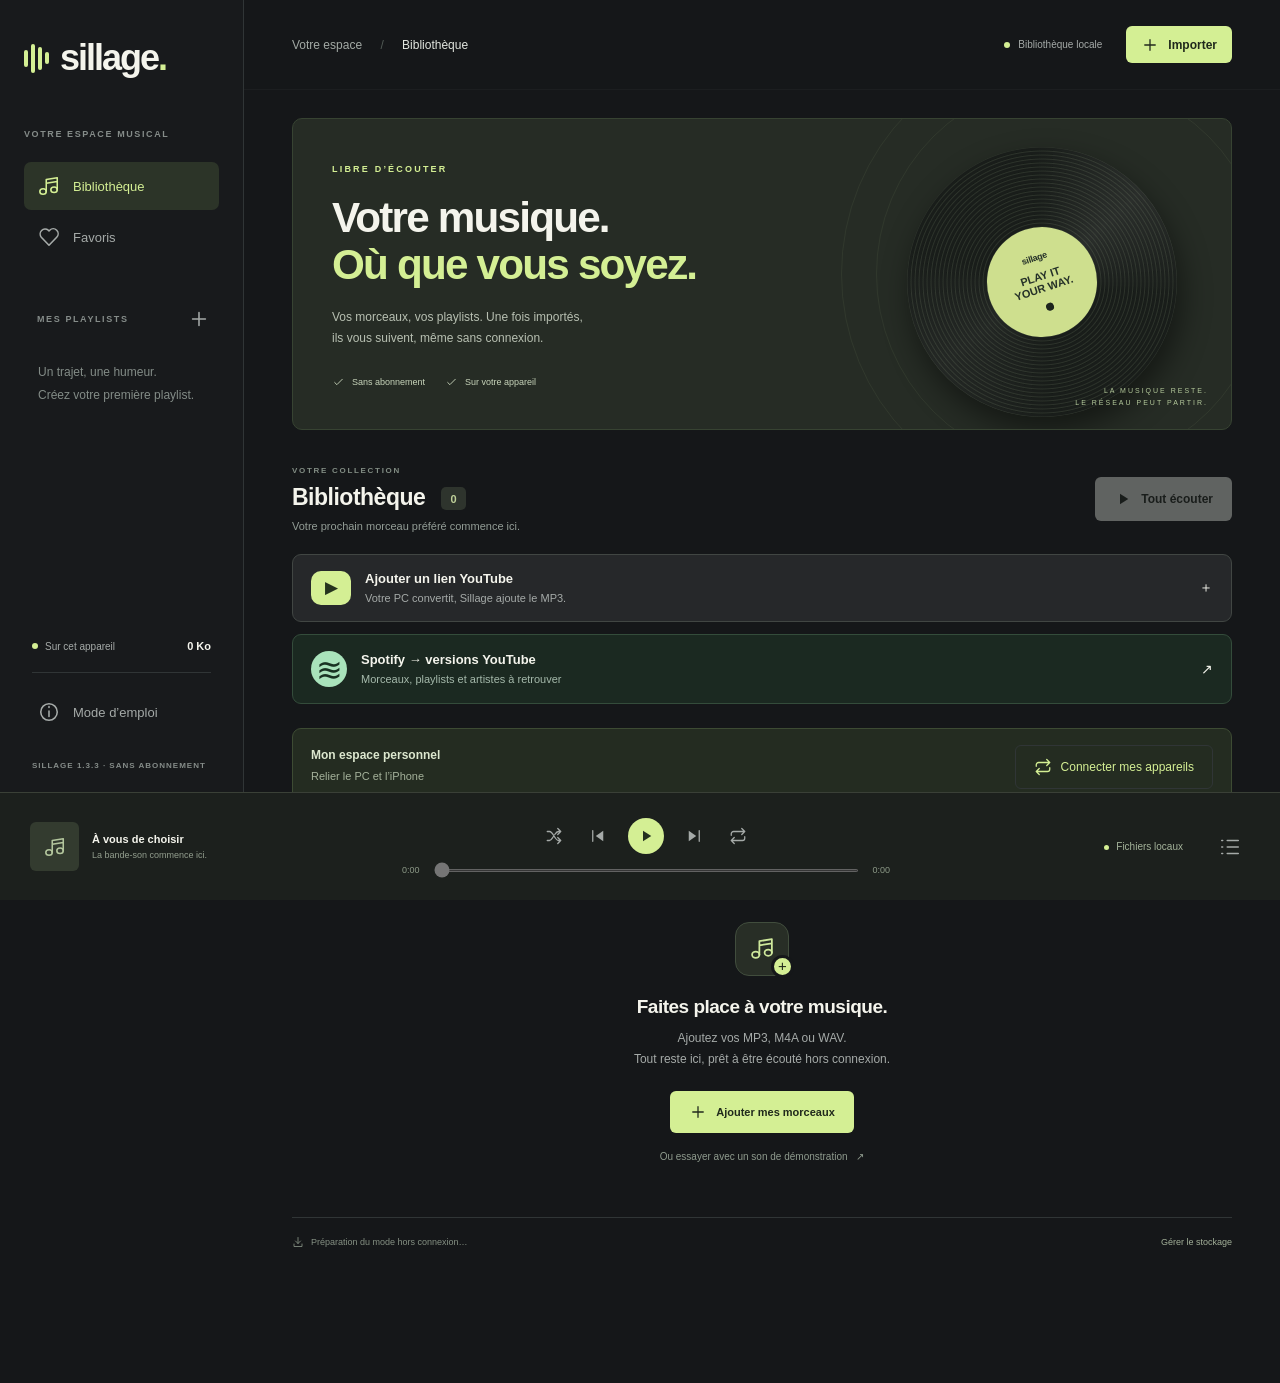
<file: index.html>
<!doctype html>
<html lang="fr">
<head>
  <meta charset="utf-8"><meta name="viewport" content="width=device-width,initial-scale=1,viewport-fit=cover">
  <meta name="theme-color" content="#151719"><meta name="apple-mobile-web-app-capable" content="yes">
  <meta name="apple-mobile-web-app-status-bar-style" content="black-translucent">
  <meta name="description" content="Votre musique vous suit. Un lecteur personnel, sans abonnement, avec playlists et écoute hors connexion.">
  <title>Sillage · Votre musique, partout</title>
  <link rel="manifest" href="./manifest.webmanifest"><link rel="icon" href="./icon.svg" type="image/svg+xml"><link rel="apple-touch-icon" href="./icon-192.png">
  <link rel="stylesheet" href="./style.css">
</head>
<body>
<svg class="symbols" xmlns="http://www.w3.org/2000/svg" aria-hidden="true"><defs>
<symbol id="i-play" viewBox="0 0 24 24"><path d="m8 5 11 7-11 7Z" fill="currentColor" stroke="none"/></symbol>
<symbol id="i-pause" viewBox="0 0 24 24"><path d="M8 5v14M16 5v14" stroke-width="4"/></symbol>
<symbol id="i-plus" viewBox="0 0 24 24"><path d="M12 5v14M5 12h14"/></symbol>
<symbol id="i-music" viewBox="0 0 24 24"><path d="M9 18V5l12-2v13M9 9l12-2"/><ellipse cx="5.5" cy="18" rx="3.5" ry="3"/><ellipse cx="17.5" cy="16" rx="3.5" ry="3"/></symbol>
<symbol id="i-heart" viewBox="0 0 24 24"><path d="M20.4 4.6a5.4 5.4 0 0 0-7.6 0L12 5.4l-.8-.8a5.4 5.4 0 0 0-7.6 7.6L12 21l8.4-8.8a5.4 5.4 0 0 0 0-7.6Z"/></symbol>
<symbol id="i-download" viewBox="0 0 24 24"><path d="M12 3v12m-5-5 5 5 5-5M4 16v5h16v-5"/></symbol>
<symbol id="i-upload" viewBox="0 0 24 24"><path d="M12 16V3M7 8l5-5 5 5M4 16v5h16v-5"/></symbol>
<symbol id="i-search" viewBox="0 0 24 24"><circle cx="10.5" cy="10.5" r="6.5"/><path d="m16 16 5 5"/></symbol>
<symbol id="i-next" viewBox="0 0 24 24"><path d="m5 5 10 7-10 7Z" fill="currentColor" stroke="none"/><path d="M19 5v14"/></symbol>
<symbol id="i-prev" viewBox="0 0 24 24"><path d="m19 5-10 7 10 7Z" fill="currentColor" stroke="none"/><path d="M5 5v14"/></symbol>
<symbol id="i-shuffle" viewBox="0 0 24 24"><path d="M3 6h3c5 0 7 12 12 12h3m-4-4 4 4-4 4M3 18h3c2 0 3-2 5-5m2-3c2-3 3-4 5-4h3m-4-4 4 4-4 4"/></symbol>
<symbol id="i-repeat" viewBox="0 0 24 24"><path d="m17 2 4 4-4 4M3 11V9a3 3 0 0 1 3-3h15M7 22l-4-4 4-4m14-1v2a3 3 0 0 1-3 3H3"/></symbol>
<symbol id="i-info" viewBox="0 0 24 24"><circle cx="12" cy="12" r="9"/><path d="M12 11v6m0-11v1"/></symbol>
<symbol id="i-close" viewBox="0 0 24 24"><path d="m6 6 12 12M6 18 18 6"/></symbol>
<symbol id="i-check" viewBox="0 0 24 24"><path d="m5 12 4 4L19 6"/></symbol>
<symbol id="i-list" viewBox="0 0 24 24"><path d="M9 5h12M9 12h12M9 19h12M3 5h1m-1 7h1m-1 7h1"/></symbol>
<symbol id="i-more" viewBox="0 0 24 24"><circle cx="5" cy="12" r="1"/><circle cx="12" cy="12" r="1"/><circle cx="19" cy="12" r="1"/></symbol>
</defs></svg>
<aside class="sidebar">
  <a class="brand" href="./" aria-label="Sillage, accueil"><span class="brand-mark"><i></i><i></i><i></i><i></i></span>sillage<span class="brand-dot">.</span></a>
  <span class="side-caption">VOTRE ESPACE MUSICAL</span>
  <nav aria-label="Bibliothèque"><button class="nav-button active" data-view="library"><svg><use href="#i-music"/></svg>Bibliothèque</button><button class="nav-button" data-view="favorites"><svg><use href="#i-heart"/></svg>Favoris</button></nav>
  <div class="side-heading"><span>MES PLAYLISTS</span><button class="icon-button" id="new-playlist" aria-label="Créer une playlist"><svg><use href="#i-plus"/></svg></button></div>
  <nav id="playlist-nav" aria-label="Playlists"></nav>
  <p class="side-empty" id="side-empty">Un trajet, une humeur.<br>Créez votre première playlist.</p>
  <div class="sidebar-bottom"><div class="device-stat"><span class="status-dot"></span>Sur cet appareil <strong id="side-storage">0 Mo</strong></div><button class="nav-button" id="help"><svg><use href="#i-info"/></svg>Mode d’emploi</button><span class="version">SILLAGE 1.3.3 · SANS ABONNEMENT</span></div>
</aside>
<div class="main-wrap">
  <header class="topbar"><span class="mobile-brand">sillage<span>.</span></span><div class="breadcrumb">Votre espace <span>/</span> <strong id="crumb">Bibliothèque</strong></div><div class="top-status"><span class="status-dot"></span><span id="network-label">Bibliothèque locale</span></div><button id="open-import" class="button primary small"><svg><use href="#i-plus"/></svg>Importer</button></header>
  <main>
    <section class="hero" id="hero"><div class="hero-copy"><span class="eyebrow">LIBRE D’ÉCOUTER</span><h1>Votre musique.<br><em>Où que vous soyez.</em></h1><p>Vos morceaux, vos playlists. Une fois importés,<br class="desktop-only"> ils vous suivent, même sans connexion.</p><div class="hero-tags"><span><svg><use href="#i-check"/></svg>Sans abonnement</span><span><svg><use href="#i-check"/></svg>Sur votre appareil</span></div></div><div class="record-art" aria-hidden="true"><div class="orbit orbit-one"></div><div class="orbit orbit-two"></div><div class="vinyl"><div class="vinyl-label"><span>sillage</span><b>PLAY IT<br>YOUR WAY.</b><i></i></div></div><div class="record-note">LA MUSIQUE RESTE.<br>LE RÉSEAU PEUT PARTIR.</div></div></section>
    <section class="collection">
      <div class="collection-header"><div><div class="eyebrow section-eyebrow" id="collection-kicker">VOTRE COLLECTION</div><h2 id="collection-title">Bibliothèque <span id="track-count">0</span></h2><p class="collection-meta" id="collection-meta">Votre prochain morceau préféré commence ici.</p></div><div class="collection-actions"><button id="playlist-options" class="icon-button hidden" aria-label="Options de la playlist"><svg><use href="#i-more"/></svg></button><button id="play-all" class="button light" disabled><svg><use href="#i-play"/></svg>Tout écouter</button></div></div>
      <button class="youtube-shortcut" id="open-youtube"><span class="youtube-symbol" aria-hidden="true">▶</span><span><strong>Ajouter un lien YouTube</strong><small>Votre PC convertit, Sillage ajoute le MP3.</small></span><span aria-hidden="true">＋</span></button><button class="spotify-shortcut" id="open-spotify"><span class="spotify-symbol" aria-hidden="true">≋</span><span><strong>Spotify → versions YouTube</strong><small id="spotify-count">Morceaux, playlists et artistes à retrouver</small></span><span aria-hidden="true">↗</span></button><div class="sync-strip"><div><strong id="profile-label">Mon espace personnel</strong><span id="sync-status">Reliez vos appareils une fois, les prochains ajouts suivront.</span></div><button class="button text-button" id="open-sync"><svg><use href="#i-repeat"/></svg><span id="sync-label">Connecter mes appareils</span></button></div><div class="toolbar"><label class="search"><svg><use href="#i-search"/></svg><input id="search" type="search" placeholder="Rechercher un titre, un artiste…" aria-label="Rechercher un morceau"></label><button id="open-transfer" class="button text-button" aria-label="Transférer / sauvegarder"><svg><use href="#i-upload"/></svg><span>Transférer / sauvegarder</span></button></div>
      <div id="empty" class="empty-state"><div class="empty-icon"><svg><use href="#i-music"/></svg><span>+</span></div><h3>Faites place à votre musique.</h3><p>Ajoutez vos MP3, M4A ou WAV.<br>Tout reste ici, prêt à être écouté hors connexion.</p><button id="empty-import" class="button primary"><svg><use href="#i-plus"/></svg>Ajouter mes morceaux</button><button id="demo" class="demo-link">Ou essayer avec un son de démonstration <span>↗</span></button></div>
      <div id="tracks" class="track-list" aria-live="polite"></div>
      <div class="footnote"><span><svg><use href="#i-download"/></svg><span id="offline-status">Préparation du mode hors connexion…</span></span><button id="storage-info">Gérer le stockage</button></div>
    </section>
  </main>
</div>
<footer class="player" aria-label="Lecteur audio"><button id="now-playing" class="now-playing" aria-label="Afficher le morceau en cours"><span id="now-cover" class="mini-cover"><svg><use href="#i-music"/></svg></span><span><strong id="now-title">À vous de choisir</strong><small id="now-artist">La bande-son commence ici.</small></span></button><div class="player-center"><div class="transport"><button id="shuffle" class="icon-button secondary-control" aria-label="Lecture aléatoire" aria-pressed="false"><svg><use href="#i-shuffle"/></svg></button><button id="previous" class="icon-button" aria-label="Morceau précédent"><svg><use href="#i-prev"/></svg></button><button id="toggle-play" class="play-button" aria-label="Lire"><svg><use href="#i-play"/></svg></button><button id="next" class="icon-button" aria-label="Morceau suivant"><svg><use href="#i-next"/></svg></button><button id="repeat" class="icon-button secondary-control" aria-label="Répétition désactivée" aria-pressed="false"><svg><use href="#i-repeat"/></svg></button></div><div class="timeline"><span id="current-time">0:00</span><input id="seek" type="range" min="0" max="100" value="0" step="0.1" aria-label="Position de lecture"><span id="duration">0:00</span></div></div><div class="player-right"><span id="player-offline"><span class="status-dot"></span> Fichiers locaux</span><button id="queue" class="icon-button" aria-label="File d’attente"><svg><use href="#i-list"/></svg></button></div></footer>
<nav class="mobile-nav" aria-label="Navigation mobile"><button data-view="library" class="active"><svg><use href="#i-music"/></svg>Musique</button><button data-view="favorites"><svg><use href="#i-heart"/></svg>Favoris</button><button id="mobile-playlists"><svg><use href="#i-list"/></svg>Playlists</button><button id="mobile-help"><svg><use href="#i-info"/></svg>Aide</button></nav>
<dialog id="modal"><div class="modal-top"><h2 id="modal-title"></h2><button id="close-modal" class="icon-button" aria-label="Fermer"><svg><use href="#i-close"/></svg></button></div><div id="modal-body"></div></dialog>
<div id="toast" role="status" aria-live="polite"></div>
<audio id="audio" preload="auto"></audio>
<script type="module" src="./app.js"></script>
</body></html>
</file>
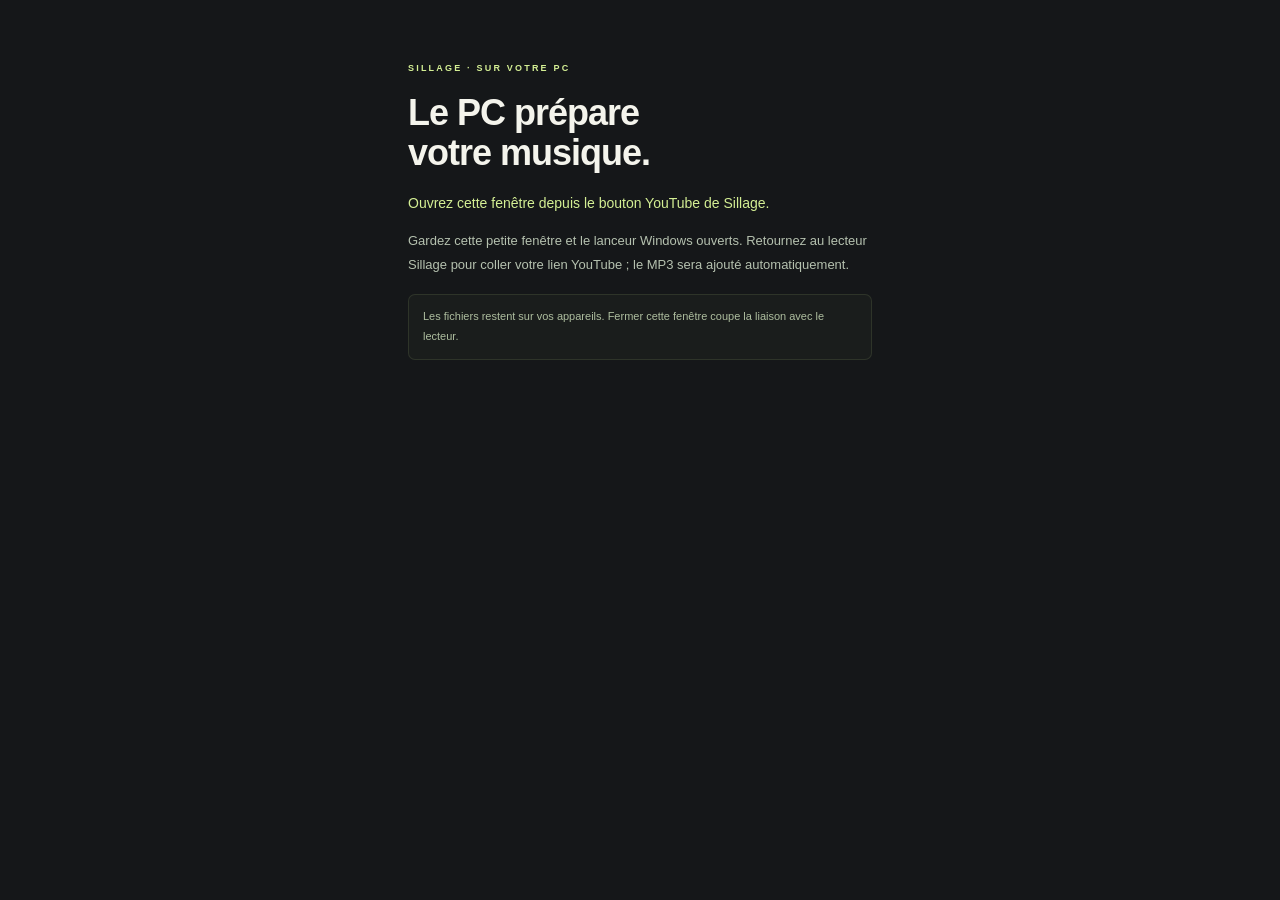
<file: bridge.html>
<!doctype html><html lang="fr"><meta charset="utf-8"><meta name="viewport" content="width=device-width,initial-scale=1"><meta name="referrer" content="no-referrer"><title>Sillage · Convertisseur PC</title><link rel="icon" href="./icon.svg"><link rel="stylesheet" href="./style.css"><body><main class="bridge-page"><span class="eyebrow">SILLAGE · SUR VOTRE PC</span><h1>Le PC prépare<br>votre musique.</h1><p id="bridge-status" role="status">Vérification du convertisseur…</p><p class="modal-copy">Gardez cette petite fenêtre et le lanceur Windows ouverts. Retournez au lecteur Sillage pour coller votre lien YouTube ; le MP3 sera ajouté automatiquement.</p><p class="notice">Les fichiers restent sur vos appareils. Fermer cette fenêtre coupe la liaison avec le lecteur.</p></main><script type="module" src="./bridge.mjs"></script></body></html>
</file>
<file: style.css>
@import url('data:text/css,');
.sync-feedback[data-kind="error"],#sync-live-text[data-kind="error"]{color:#ffb6a5}.sync-feedback[hidden],#sync-progress-track[hidden]{display:none}.sync-feedback{overflow-wrap:anywhere}
.youtube-result{display:grid;gap:9px;padding:15px;border:1px solid #46543a;border-radius:8px;margin:12px 0}.youtube-result strong{font-size:13px;line-height:1.6}.youtube-result small{color:#aebca3}.youtube-result>div{display:flex;align-items:center;gap:12px;justify-content:space-between;flex-wrap:wrap}.youtube-result a{font-size:11px;color:#c0d6a0}.youtube-result button{font-size:11px}#spotify-find:not(:empty){border-top:1px solid #46513d;border-bottom:1px solid #46513d;padding:12px 0;margin:20px 0}
.spotify-shortcut{display:flex;align-items:center;gap:14px;width:100%;text-align:left;background:#1b2921;border:1px solid #344c3b;border-radius:9px;padding:16px 18px;margin:12px 0 0}.spotify-shortcut>span:nth-child(2){display:grid;gap:6px;flex:1}.spotify-shortcut strong{font-size:13px}.spotify-shortcut small{font-size:11px;color:#a5b9ab}.spotify-symbol{display:grid;place-items:center;border-radius:50%;width:36px;height:36px;background:#a9e3bb;color:#193222;font-size:32px}.spotify-list{display:grid;grid-template-columns:1fr 1fr;gap:10px;margin-top:16px}.spotify-link{background:#1b2820;border:1px solid #3a4a3c;border-radius:8px;padding:14px;display:grid;gap:9px}.spotify-link>strong{overflow-wrap:anywhere;font-size:14px}.spotify-link>div{display:flex;justify-content:space-between;align-items:center}.spotify-link a{font-size:11px;text-decoration:none;padding:7px 0}.spotify-link .icon-button{font-size:24px}.spotify-link .eyebrow{font-size:8px}@media(max-width:760px){.spotify-list{grid-template-columns:1fr}.spotify-shortcut{padding:14px 12px}.spotify-shortcut strong{font-size:12px}.spotify-shortcut small{font-size:10px}}
.youtube-shortcut{display:flex;align-items:center;gap:14px;width:100%;text-align:left;background:#26282a;border:1px solid #414643;border-radius:9px;padding:16px 18px;margin:22px 0 0}.youtube-shortcut:hover{border-color:#a8c07f}.youtube-symbol{display:grid;place-items:center;width:40px;height:34px;background:#d4ef94;color:#26331e;border-radius:10px;font-size:17px}.youtube-shortcut>span:nth-child(2){display:grid;gap:6px;flex:1}.youtube-shortcut strong{font-size:13px}.youtube-shortcut small{font-size:11px;color:#a5aaa8}.profile-card{display:grid;gap:10px;padding:22px 18px;background:#161e13;border:1px solid #53613f;border-radius:9px;margin:20px 0}.profile-card strong{font-size:23px}.profile-card output{font:600 18px ui-monospace,Consolas,monospace;color:#d4ef94}.profile-card small{color:#a5b49a}.profile-name-row{display:flex;gap:9px}.profile-name-row input{min-width:0}.profile-qr:not(:empty){max-width:240px;margin:18px auto}.profile-qr svg{width:100%;height:auto;stroke:none;fill:#000;background:#fff;border-radius:8px}.youtube-job{display:grid;gap:8px;border:1px solid #3c4733;border-radius:7px;padding:14px;margin-top:10px;font-size:12px}.youtube-job strong{overflow-wrap:anywhere;font-size:12px}.youtube-job span{color:#b1c39d;line-height:1.7}.youtube-connection{padding-bottom:12px;border-bottom:1px solid #404a36;margin-bottom:16px}.bridge-page{max-width:520px;margin:30px auto;padding:28px}.bridge-page h1{font-size:36px;letter-spacing:-1px}.bridge-page #bridge-status{color:#d4ef94;line-height:1.7}@media(max-width:760px){.youtube-shortcut{padding:14px 12px}.youtube-shortcut strong{font-size:12px}.youtube-shortcut small{font-size:10px}.profile-name-row{flex-wrap:wrap}.profile-card output{font-size:16px}}
:root{--bg:#151719;--panel:#1c1f21;--panel2:#25282a;--text:#f4f4ec;--muted:#a5aaa8;--line:#303536;--accent:#d4ef94;--ink:#20291c;--sidebar:244px;font-family:Inter,-apple-system,BlinkMacSystemFont,"Segoe UI",sans-serif;color-scheme:dark}*{box-sizing:border-box}body{margin:0;background:var(--bg);color:var(--text);font-size:14px}button,input,select{font:inherit}button,a,input,select{-webkit-tap-highlight-color:transparent}button{cursor:pointer;color:inherit}button:disabled{opacity:.35;cursor:default}a{color:inherit}button:focus-visible,a:focus-visible,input:focus-visible,select:focus-visible{outline:2px solid var(--accent);outline-offset:4px}svg{width:22px;height:22px;fill:none;stroke:currentColor;stroke-width:1.7;stroke-linecap:round;stroke-linejoin:round;flex-shrink:0}.symbols{position:absolute;width:0;height:0;overflow:hidden}.hidden{display:none!important}.sidebar{width:var(--sidebar);position:fixed;inset:0 auto 108px 0;border-right:1px solid var(--line);padding:37px 24px 22px;display:flex;flex-direction:column;background:#181a1c;z-index:10}.brand{display:flex;align-items:center;text-decoration:none;font-size:36px;font-weight:750;letter-spacing:-2px;margin-bottom:50px}.brand-dot,.mobile-brand span{color:var(--accent)}.brand-mark{display:flex;gap:3px;align-items:center;margin-right:11px}.brand-mark i{width:4px;height:17px;border-radius:3px;background:var(--accent)}.brand-mark i:nth-child(2){height:29px}.brand-mark i:nth-child(3){height:23px}.brand-mark i:nth-child(4){height:12px}.side-caption,.side-heading,.version{font-size:9px;font-weight:650;letter-spacing:1.6px;color:#858c89}.side-caption{margin-bottom:20px}.nav-button{background:none;border:0;width:100%;text-align:left;display:flex;align-items:center;gap:13px;padding:13px 14px;margin:3px 0;border-radius:7px;color:var(--muted);font-size:13px;overflow:hidden;text-overflow:ellipsis}.nav-button:hover{background:#24292a;color:var(--text)}.nav-button.active{background:#2c3428;color:var(--accent)}.side-heading{display:flex;justify-content:space-between;align-items:center;margin:35px 0 10px;padding-left:13px}.icon-button{display:inline-flex;align-items:center;justify-content:center;background:none;border:0;width:40px;height:40px;border-radius:50%;color:var(--muted);flex-shrink:0}.icon-button:hover{background:#ffffff0b;color:var(--text)}.side-empty{font-size:12px;color:#838c87;line-height:1.9;padding-left:14px}.sidebar-bottom{margin-top:auto;padding-top:30px}.device-stat{display:flex;align-items:center;gap:7px;font-size:10px;border-bottom:1px solid var(--line);padding:0 0 20px;margin:0 8px 15px;color:var(--muted)}.device-stat strong{margin-left:auto;font-size:11px;color:var(--text)}.status-dot{width:6px;height:6px;display:inline-block;border-radius:50%;background:var(--accent);flex-shrink:0}.version{font-size:8px;letter-spacing:1px;display:block;margin:25px 8px 0}.main-wrap{margin-left:var(--sidebar);padding-bottom:130px}.topbar{display:flex;align-items:center;gap:24px;height:90px;padding:0 48px;border-bottom:1px solid #ffffff08}.breadcrumb{color:#a3aaa5;font-size:12px}.breadcrumb span{padding:0 15px;color:#525b56}.breadcrumb strong{font-weight:500;color:#e2e6df}.top-status{margin-left:auto;display:flex;align-items:center;gap:8px;font-size:10px;color:var(--muted)}.button{min-height:44px;display:inline-flex;align-items:center;justify-content:center;gap:9px;border:1px solid transparent;border-radius:6px;padding:11px 18px;font-weight:600;font-size:12px;text-decoration:none;transition:background .15s}.button svg{width:18px;height:18px}.primary{background:var(--accent);color:var(--ink)}.primary:hover{background:#e1ff9f}.light{background:#edf0e8;color:#22291f}.small{min-height:37px;padding:8px 14px}.text-button{background:none;border-color:var(--line);color:#bbc0ba;font-weight:450}.text-button:hover{background:#ffffff08}.mobile-brand{display:none}main{padding:28px 48px 0;max-width:1550px;margin:auto}.hero{position:relative;min-height:304px;background:#262c25;overflow:hidden;border:1px solid #374332;border-radius:10px;display:flex;justify-content:space-between;padding:40px 39px}.hero-copy{position:relative;z-index:2}.eyebrow{font-size:9px;letter-spacing:2.2px;font-weight:700;color:var(--accent)}h1{font-size:clamp(30px,3.3vw,47px);letter-spacing:-1.8px;line-height:1.12;margin:19px 0 18px;font-weight:650}h1 em{color:var(--accent);font-style:normal}.hero p{font-size:12px;line-height:1.8;color:#b8c0b2;margin:0}.hero-tags{display:flex;gap:20px;margin-top:26px}.hero-tags span{display:flex;gap:7px;align-items:center;font-size:9px;color:#c8d5bb}.hero-tags svg{width:13px;height:13px}.record-art{width:36%;position:absolute;inset:0 0 0 auto}.vinyl{position:absolute;width:270px;height:270px;right:16%;top:28px;border-radius:50%;background:repeating-radial-gradient(circle at center,#191d1a 0px,#191d1a 2px,#2d332b 3px,#151a16 4px);box-shadow:0 14px 30px #0007;transform:rotate(-18deg)}.vinyl:after{content:"";position:absolute;inset:0;border-radius:50%;background:conic-gradient(from 15deg,transparent,#ffffff13,transparent 28%,transparent 50%,#ffffff0c,transparent 80%)}.vinyl-label{position:absolute;inset:80px;border-radius:50%;background:#cedf8e;color:#253128;display:flex;flex-direction:column;align-items:center;justify-content:center;z-index:1}.vinyl-label span{font-size:9px;font-weight:750;letter-spacing:-.3px}.vinyl-label b{font-size:11px;line-height:1.05;text-align:center;margin:9px 0}.vinyl-label i{width:8px;height:8px;background:#1c241d;border-radius:100%}.orbit{position:absolute;border:1px solid #a6c18315;border-radius:50%;width:390px;height:390px;right:-35px;top:-40px}.orbit-two{width:460px;height:460px;right:-70px;top:-75px}.record-note{position:absolute;right:23px;bottom:19px;text-align:right;color:#b4c99b;font-size:7px;letter-spacing:2px;line-height:1.8}.collection{padding-top:36px}.collection-header{display:flex;justify-content:space-between;align-items:center;gap:15px}.section-eyebrow{color:#828d84;font-size:8px;letter-spacing:1.7px}h2{font-size:23px;letter-spacing:-.5px;margin:9px 0;font-weight:600}h2 span{font-size:11px;display:inline-flex;align-items:center;justify-content:center;vertical-align:middle;background:#2e342d;color:#bfd099;border-radius:5px;min-width:25px;height:23px;margin-left:10px;letter-spacing:0}.collection-meta{font-size:11px;color:#939d96;margin:0}.collection-actions{display:flex;align-items:center}.toolbar{display:flex;align-items:center;justify-content:space-between;gap:18px;margin:25px 0 0;padding-bottom:19px;border-bottom:1px solid var(--line)}.search{display:flex;align-items:center;gap:10px;flex:1;color:#8d9990}.search svg{width:17px;height:17px}.search input{width:100%;border:0;background:none;padding:9px 0;color:var(--text);font-size:12px;outline:none}.search input::placeholder{color:#858f89}.toolbar .button{font-size:10px;min-height:35px;padding:8px 12px}.toolbar .button svg{width:15px;height:15px}.empty-state{text-align:center;min-height:300px;padding:36px 16px 30px}.empty-icon{position:relative;display:inline-flex;align-items:center;justify-content:center;width:54px;height:54px;border:1px solid #414d3d;border-radius:14px;background:#282e26;color:#cee89b}.empty-icon svg{width:25px;height:25px}.empty-icon span{position:absolute;right:-6px;bottom:-3px;border:3px solid var(--bg);border-radius:50%;width:23px;height:23px;background:var(--accent);color:#202819;font-size:15px;line-height:16px}.empty-state h3{font-size:19px;font-weight:550;letter-spacing:-.5px;margin:20px 0 10px}.empty-state p{font-size:12px;color:var(--muted);line-height:1.8;margin:0 0 20px}.empty-state .button{font-size:11px;min-height:39px}.demo-link{display:block;margin:17px auto 0;background:none;border:0;color:#8f9b8e;font-size:10px}.demo-link span{margin-left:6px}.demo-link:hover{color:var(--accent)}.footnote{border-top:1px solid var(--line);padding:18px 0 5px;display:flex;justify-content:space-between;gap:20px;color:#859083;font-size:9px}.footnote>span{display:flex;align-items:center;gap:7px}.footnote svg{width:12px;height:12px}.footnote button{border:0;background:none;color:#a3b099;font-size:9px;padding:0}.track-list{padding:12px 0}.track-row{display:flex;align-items:center;gap:12px;padding:10px 8px;border-radius:7px;border:1px solid transparent}.track-row:hover{background:#ffffff05}.track-row.playing{background:#d4ef9408;border-color:#d4ef9418}.track-play{flex:1;min-width:0;border:0;background:none;display:flex;align-items:center;gap:13px;text-align:left;padding:0}.track-cover,.mini-cover{width:43px;height:43px;border-radius:6px;display:flex;align-items:center;justify-content:center;background:var(--cover,#384331);color:#deebca;flex-shrink:0}.track-cover svg{width:19px;height:19px}.track-info,.now-playing>span:last-child{display:flex;flex-direction:column;gap:5px;min-width:0}.track-info strong{font-size:12px;font-weight:550;white-space:nowrap;overflow:hidden;text-overflow:ellipsis}.track-info small{font-size:10px;color:var(--muted);white-space:nowrap;overflow:hidden;text-overflow:ellipsis}.track-duration{font-size:10px;color:var(--muted);font-variant-numeric:tabular-nums}.track-row .icon-button{width:35px;height:38px}.track-row .icon-button svg{width:17px;height:17px}.favorite.on{color:var(--accent)}.favorite.on svg{fill:var(--accent);stroke:var(--accent)}.player{position:fixed;z-index:20;bottom:0;left:0;right:0;height:108px;border-top:1px solid #3a4037;background:#1c201d;display:flex;align-items:center;justify-content:space-between;padding:18px 30px;gap:25px}.now-playing{border:0;background:none;display:flex;align-items:center;gap:13px;text-align:left;min-width:0;width:27%;padding:0}.mini-cover{width:49px;height:49px;background:#333b2f;color:#b3c69d}.now-playing strong{font-size:11px;font-weight:550;white-space:nowrap;overflow:hidden;text-overflow:ellipsis}.now-playing small{font-size:9px;color:#939e8e;white-space:nowrap;overflow:hidden;text-overflow:ellipsis}.player-center{width:40%;max-width:560px}.transport{display:flex;align-items:center;justify-content:center;gap:16px}.transport .icon-button{width:28px;height:30px}.transport svg{width:18px;height:18px}.play-button{display:flex;align-items:center;justify-content:center;background:var(--accent);color:#23301f;border:0;width:36px;height:36px;border-radius:50%}.timeline{display:flex;align-items:center;gap:12px;margin-top:11px;color:#8c9987;font-size:9px;font-variant-numeric:tabular-nums}.timeline input{flex:1;min-width:0;height:3px;accent-color:var(--accent)}.player-right{display:flex;justify-content:flex-end;align-items:center;gap:27px;width:26%;font-size:10px;color:#a4b39a}.player-right .status-dot{margin-right:5px;width:5px;height:5px}.icon-button[aria-pressed="true"]{color:var(--accent)}.mobile-nav{display:none}dialog{border:1px solid #424b3f;background:#20251f;color:var(--text);border-radius:15px;padding:26px;width:calc(100% - 30px);max-width:550px;max-height:85dvh;box-shadow:0 30px 100px #000a}dialog::backdrop{background:#080c09bd;backdrop-filter:blur(4px)}.modal-top{display:flex;align-items:center;justify-content:space-between;margin-bottom:18px}.modal-top h2{font-size:22px;margin:0}.modal-top .icon-button{width:35px;height:35px}.modal-copy{font-size:13px;color:#b5c1af;line-height:1.8}.modal-copy h3{color:var(--text);font-size:15px;margin-top:22px}.modal-copy a{color:var(--accent)}.modal-copy ol{padding-left:21px}.modal-copy li{margin-bottom:9px}.dropzone{position:relative;display:flex;align-items:center;justify-content:center;gap:12px;flex-direction:column;min-height:145px;border:1px dashed #61724e;border-radius:9px;background:#d4ef9405;padding:24px;text-align:center;cursor:pointer}.dropzone>svg{color:var(--accent);width:29px;height:29px}.dropzone strong{font-size:14px}.dropzone span{font-size:11px;color:#abb5a3}.dropzone input{position:absolute;inset:0;width:100%;height:100%;opacity:0;cursor:pointer}.form-label{display:block;margin:18px 0 8px;font-size:12px;color:#b7c2b1}.field{width:100%;padding:12px;background:#151b13;border:1px solid #424d3a;border-radius:6px;color:var(--text)}.form-actions{display:flex;gap:10px;justify-content:flex-end;margin-top:24px}.full{width:100%}.notice{padding:12px 14px;background:#d4ef9407;border:1px solid #d4ef941b;border-radius:7px;font-size:11px;line-height:1.8;color:#aebe9f;margin:18px 0}.import-status{font-size:12px;color:var(--accent);line-height:1.8;word-break:break-word}.import-status:empty{display:none}.progress{height:5px;background:#3a4432;border-radius:4px;overflow:hidden;margin:15px 0}.progress i{display:block;height:100%;background:var(--accent);width:0;transition:width .2s}.modal-menu{display:flex;flex-direction:column;gap:8px}.menu-button{display:flex;align-items:center;gap:12px;width:100%;background:#2d3528;border:1px solid #3e4937;border-radius:7px;padding:13px;text-align:left}.menu-button small{margin-left:auto;color:#a6b497}.danger{color:#ffb6a5;border-color:#613d30}.stat-large{font-size:38px;font-weight:600;letter-spacing:-1px;margin:12px 0}.stat-large small{font-size:12px;font-weight:400;color:var(--muted);letter-spacing:0}.help-step{padding:15px 0;border-bottom:1px solid var(--line)}.help-step b{color:var(--accent);margin-right:9px}#toast{position:fixed;bottom:125px;left:50%;transform:translate(-50%,15px);background:#e2edcc;color:#25321d;padding:13px 19px;max-width:calc(100% - 32px);border-radius:7px;font-size:12px;z-index:100;opacity:0;pointer-events:none;transition:.2s;box-shadow:0 8px 30px #0005}#toast.show{opacity:1;transform:translate(-50%,0)}.empty-search{padding:50px 15px;text-align:center;color:var(--muted);font-size:13px}.local-badge{display:inline-block;font-size:9px;color:var(--accent);border:1px solid #6c7f53;border-radius:3px;padding:3px 5px;margin-left:6px}.playlist-nav-label{overflow:hidden;text-overflow:ellipsis;white-space:nowrap}.pc-only-panel{border-top:1px solid var(--line);padding-top:12px;margin-top:18px}#playlist-nav{overflow:auto;max-height:35vh}.top-status.offline .status-dot{background:#d4ef94}
@media(min-width:1500px){.hero{min-height:350px;padding:49px}.vinyl{width:310px;height:310px}.vinyl-label{inset:92px}}
@media(max-width:1150px){:root{--sidebar:210px}.sidebar{padding:32px 17px 20px}.topbar{padding:0 28px}main{padding:24px 28px 0}.hero{padding:32px 28px;min-height:290px}.vinyl{right:-18%;width:235px;height:235px;top:35px}.vinyl-label{inset:69px}.record-art{opacity:.75}.hero-copy{max-width:73%}.hero h1{font-size:34px}.top-status{display:none}.topbar .button{margin-left:auto}.player-right{width:20%}.now-playing{width:30%}.player-center{width:46%}.player-right>span{display:none}}
@media(max-width:760px){:root{--sidebar:0px}.sidebar{display:none}.main-wrap{margin:0;padding-bottom:200px}.topbar{height:76px;padding:max(15px,env(safe-area-inset-top)) 22px 13px;gap:12px}.breadcrumb{display:none}.mobile-brand{display:block;font-weight:750;font-size:29px;letter-spacing:-1.4px}.topbar .button{font-size:11px;min-height:36px}.topbar .button svg{width:17px}.main-wrap main{padding:16px 18px 0}.hero{min-height:285px;padding:26px 23px;border-radius:10px}.hero-copy{max-width:100%}.hero .eyebrow{font-size:8px}.hero h1{font-size:34px;letter-spacing:-1.5px;line-height:1.15;position:relative}.hero p{max-width:240px;font-size:11px;line-height:1.7}.hero-tags{gap:14px;margin-top:23px}.hero-tags span{font-size:8px}.record-art{width:100%;opacity:.25}.vinyl{width:230px;height:230px;right:-111px;top:95px}.vinyl-label{inset:69px}.record-note{display:none}.orbit-one{right:-200px;top:5px}.orbit-two{right:-230px;top:-25px}.collection{padding-top:27px}.collection-header h2{font-size:22px}.section-eyebrow{font-size:7px}.collection-meta{font-size:10px;max-width:220px;line-height:1.6}.collection-actions .button{padding:8px 11px;font-size:10px;min-height:36px;gap:5px}.collection-actions .button svg{width:14px}.toolbar{margin-top:18px;gap:9px;padding-bottom:13px}.toolbar .text-button{padding:8px;border:0}.toolbar .text-button span{display:none}.toolbar .text-button svg{width:19px;height:19px}.search input{font-size:11px}.empty-state{padding-top:31px;min-height:292px}.empty-state h3{font-size:19px}.empty-state p{font-size:11px}.footnote{font-size:8px;gap:10px;align-items:center;line-height:1.5}.footnote button{font-size:8px;max-width:80px;text-align:right;flex-shrink:0}.track-row{gap:7px;padding:9px 0}.track-play{gap:10px}.track-cover{width:41px;height:41px}.track-info strong{font-size:12px}.track-info small{font-size:10px}.track-row .icon-button{width:30px;min-height:42px}.track-duration{display:none}.player{height:100px;bottom:calc(59px + env(safe-area-inset-bottom));padding:12px 18px 21px;gap:10px;border-top:1px solid #46503b;align-items:flex-start}.now-playing{width:calc(100% - 110px);max-width:none;margin-top:5px;gap:10px}.mini-cover{width:40px;height:40px}.now-playing strong{font-size:11px}.now-playing small{font-size:9px}.player-center{width:110px}.transport{gap:10px;margin-top:7px}.transport .secondary-control,.transport #previous{display:none}.transport #next{width:34px;height:34px}.play-button{width:36px;height:36px}.timeline{position:absolute;bottom:11px;left:20px;right:20px;gap:10px;font-size:8px}.player-right{display:none}.mobile-nav{height:calc(59px + env(safe-area-inset-bottom));padding:5px 14px calc(5px + env(safe-area-inset-bottom));display:flex;position:fixed;bottom:0;left:0;right:0;background:#171b17;border-top:1px solid #333c2c;z-index:20;justify-content:space-around}.mobile-nav button{display:flex;flex-direction:column;align-items:center;justify-content:center;gap:4px;font-size:8px;background:none;border:0;min-width:60px;color:#8d9b84}.mobile-nav svg{width:19px;height:19px}.mobile-nav button.active{color:var(--accent)}dialog{padding:21px;max-height:83dvh}.modal-top h2{font-size:21px}#toast{bottom:calc(180px + env(safe-area-inset-bottom));width:max-content;max-width:calc(100% - 32px)}.modal-copy{font-size:12px}.desktop-only{display:none}.form-actions{flex-wrap:wrap}.button{min-height:44px}}
@media(prefers-reduced-motion:reduce){*{transition:none!important;scroll-behavior:auto!important}}

.sync-strip{display:flex;align-items:center;justify-content:space-between;gap:15px;background:#242c21;border:1px solid #3d4b33;border-radius:9px;margin-top:24px;padding:16px 18px}.sync-strip>div{display:grid;gap:6px;min-width:0}.sync-strip strong{font-size:12px;color:#dde8cf}.sync-strip #sync-status{font-size:11px;line-height:1.6;color:#a5b29b;overflow-wrap:anywhere}.sync-strip #sync-status[data-kind="error"]{color:#ffb6a5}.sync-strip .button{flex-shrink:0;color:var(--accent)}.sync-code{display:block;font:600 17px/1.9 ui-monospace,Consolas,monospace;letter-spacing:1px;background:#161d13;border:1px solid #566d40;border-radius:8px;padding:16px;text-align:center;overflow-wrap:anywhere;user-select:all;margin-bottom:12px;color:var(--accent)}.sync-code-input{font-family:ui-monospace,Consolas,monospace;font-size:13px}.sync-choices{display:grid;gap:6px}.sync-choices form{border-top:1px solid #424d3a;margin-top:12px}.sync-live{padding:12px 14px;border-radius:7px;background:#161c13;color:#d4ef94;font-size:12px;line-height:1.6}.sync-live .progress{margin:9px 0 0}.sync-details{font-size:11px;color:#aebe9f;line-height:1.8;margin-top:16px}.sync-details summary{cursor:pointer;color:#d4dfc7}.sync-forget{border:0;background:transparent;color:#abb8a2;font-size:11px;text-decoration:underline;padding:20px 0 4px;width:100%}@media(max-width:760px){.sync-strip{align-items:flex-start;gap:9px;padding:13px 12px;margin-top:19px}.sync-strip strong{font-size:11px}.sync-strip #sync-status{font-size:10px}.sync-strip .button{padding:8px 10px;font-size:10px;min-height:40px}.sync-strip .button svg{width:15px}.sync-code{font-size:16px}}
</file>
